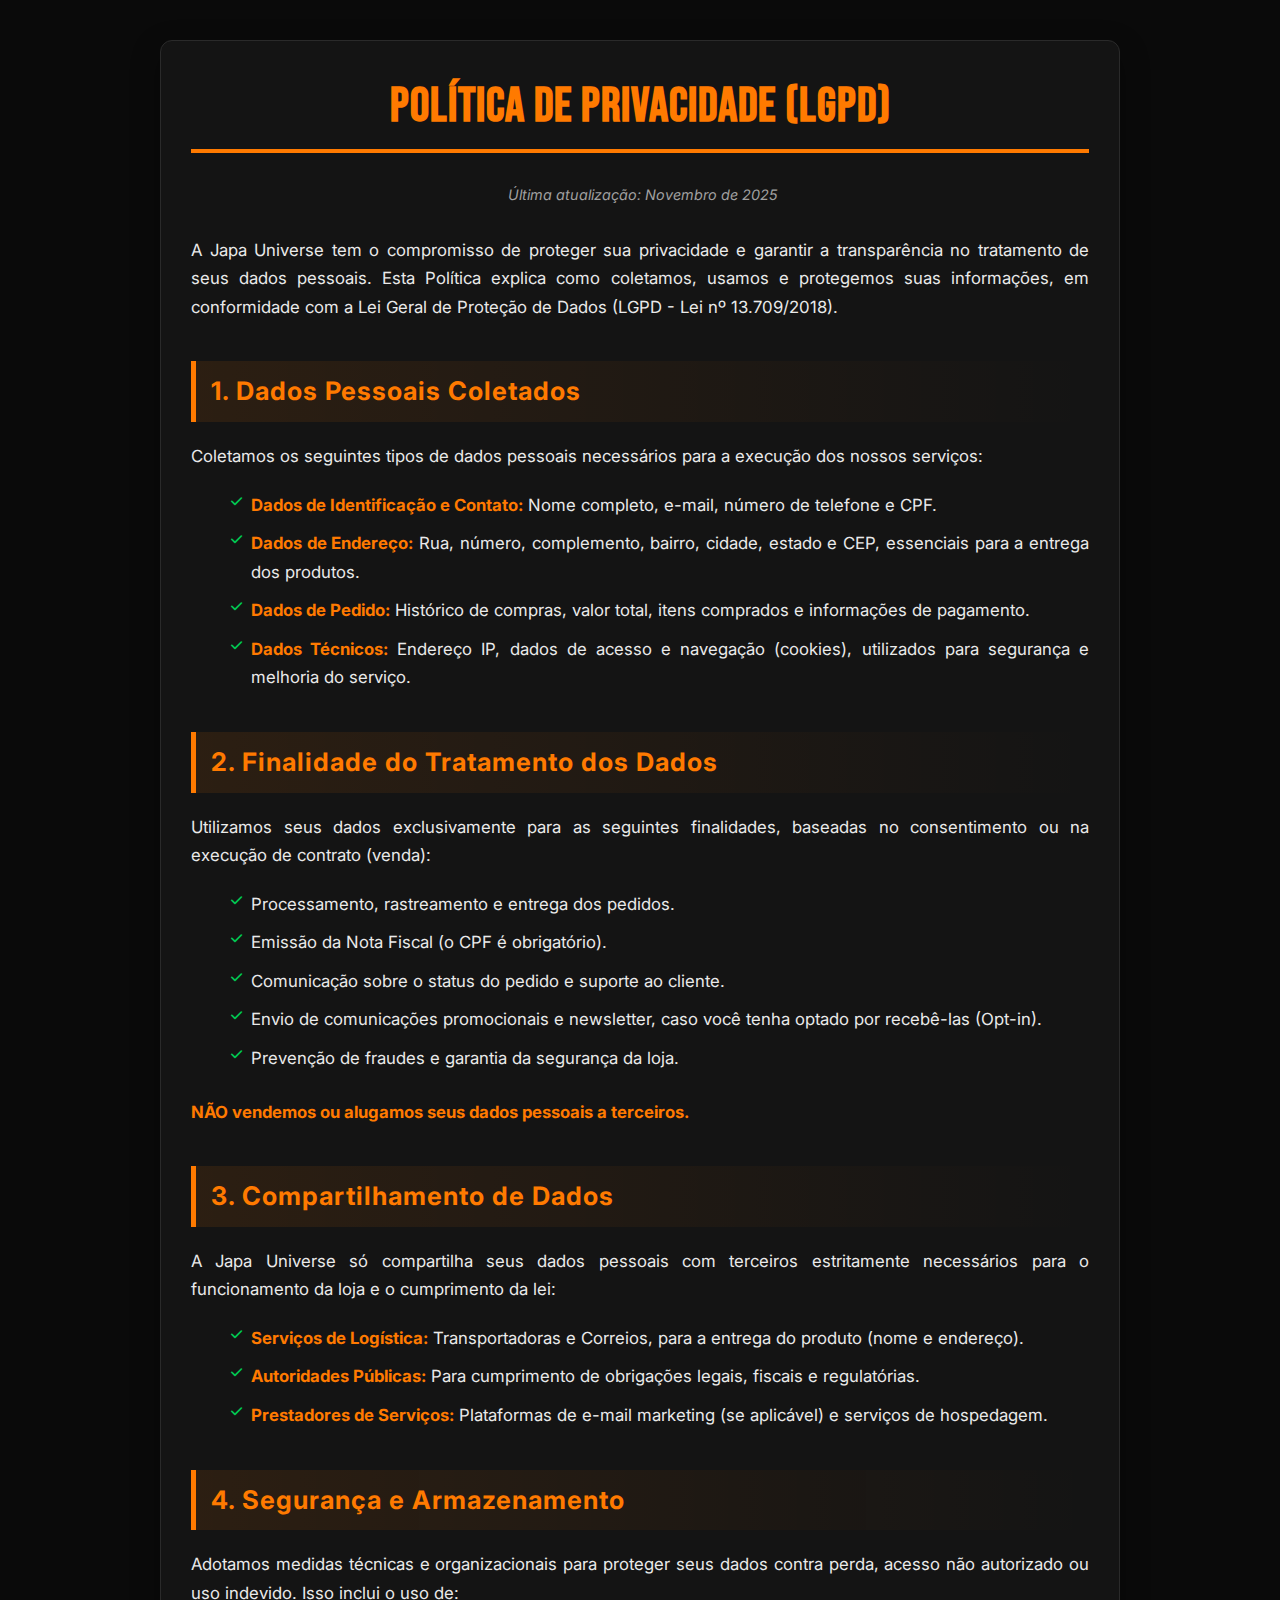
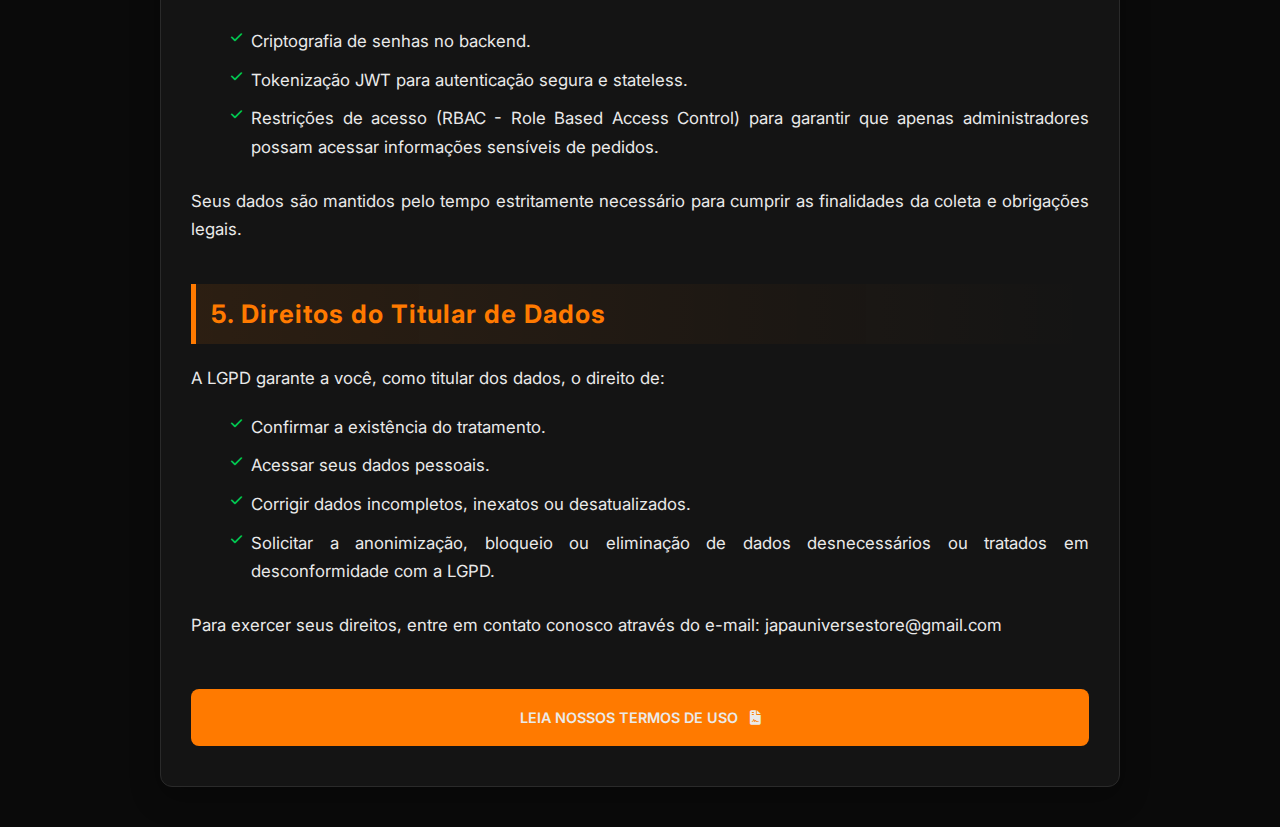
<file: FRONT/legal/HTML/politica-de-privacidade.html>
<!DOCTYPE html>
<html lang="pt-BR">
<head>
    <meta charset="UTF-8">
    <meta name="viewport" content="width=device-width, initial-scale=1.0">
    <title>Política de Privacidade | Japa Universe</title>
    <link rel="stylesheet" href="../../assets/CSS/base.css">
    <link rel="stylesheet" href="https://cdnjs.cloudflare.com/ajax/libs/font-awesome/6.5.2/css/all.min.css">
    <link rel="stylesheet" href="../CSS/legal.css">
    <link href="https://fonts.googleapis.com/css2?family=Bebas+Neue&family=Inter:wght@300;400;500;600;700&display=swap" rel="stylesheet">
</head>
<body>

    <div class="legal-container">
        <h1>Política de Privacidade (LGPD)</h1>
        <span class="date">Última atualização: Novembro de 2025</span>

        <p>A Japa Universe tem o compromisso de proteger sua privacidade e garantir a transparência no tratamento de seus dados pessoais. Esta Política explica como coletamos, usamos e protegemos suas informações, em conformidade com a Lei Geral de Proteção de Dados (LGPD - Lei nº 13.709/2018).</p>

        <h2>1. Dados Pessoais Coletados</h2>
        <p>Coletamos os seguintes tipos de dados pessoais necessários para a execução dos nossos serviços:</p>
        <ul>
            <li><strong>Dados de Identificação e Contato:</strong> Nome completo, e-mail, número de telefone e CPF.</li>
            <li><strong>Dados de Endereço:</strong> Rua, número, complemento, bairro, cidade, estado e CEP, essenciais para a entrega dos produtos.</li>
            <li><strong>Dados de Pedido:</strong> Histórico de compras, valor total, itens comprados e informações de pagamento.</li>
            <li><strong>Dados Técnicos:</strong> Endereço IP, dados de acesso e navegação (cookies), utilizados para segurança e melhoria do serviço.</li>
        </ul>

        <h2>2. Finalidade do Tratamento dos Dados</h2>
        <p>Utilizamos seus dados exclusivamente para as seguintes finalidades, baseadas no consentimento ou na execução de contrato (venda):</p>
        <ul>
            <li>Processamento, rastreamento e entrega dos pedidos.</li>
            <li>Emissão da Nota Fiscal (o CPF é obrigatório).</li>
            <li>Comunicação sobre o status do pedido e suporte ao cliente.</li>
            <li>Envio de comunicações promocionais e newsletter, caso você tenha optado por recebê-las (Opt-in).</li>
            <li>Prevenção de fraudes e garantia da segurança da loja.</li>
        </ul>
        <p><strong>NÃO vendemos ou alugamos seus dados pessoais a terceiros.</strong></p>

        <h2>3. Compartilhamento de Dados</h2>
        <p>A Japa Universe só compartilha seus dados pessoais com terceiros estritamente necessários para o funcionamento da loja e o cumprimento da lei:</p>
        <ul>
            <li><strong>Serviços de Logística:</strong> Transportadoras e Correios, para a entrega do produto (nome e endereço).</li>
            <li><strong>Autoridades Públicas:</strong> Para cumprimento de obrigações legais, fiscais e regulatórias.</li>
            <li><strong>Prestadores de Serviços:</strong> Plataformas de e-mail marketing (se aplicável) e serviços de hospedagem.</li>
        </ul>

        <h2>4. Segurança e Armazenamento</h2>
        <p>Adotamos medidas técnicas e organizacionais para proteger seus dados contra perda, acesso não autorizado ou uso indevido. Isso inclui o uso de:</p>
        <ul>
            <li>Criptografia de senhas no backend.</li>
            <li>Tokenização JWT para autenticação segura e stateless.</li>
            <li>Restrições de acesso (RBAC - Role Based Access Control) para garantir que apenas administradores possam acessar informações sensíveis de pedidos.</li>
        </ul>
        <p>Seus dados são mantidos pelo tempo estritamente necessário para cumprir as finalidades da coleta e obrigações legais.</p>

        <h2>5. Direitos do Titular de Dados</h2>
        <p>A LGPD garante a você, como titular dos dados, o direito de:</p>
        <ul>
            <li>Confirmar a existência do tratamento.</li>
            <li>Acessar seus dados pessoais.</li>
            <li>Corrigir dados incompletos, inexatos ou desatualizados.</li>
            <li>Solicitar a anonimização, bloqueio ou eliminação de dados desnecessários ou tratados em desconformidade com a LGPD.</li>
        </ul>
        <p>Para exercer seus direitos, entre em contato conosco através do e-mail: japauniversestore@gmail.com</p>

        <a href="termos-de-uso.html" class="nav-link">Leia nossos Termos de Uso <i class="fas fa-file-contract"></i></a>
    </div>

</body>
</html>
</file>
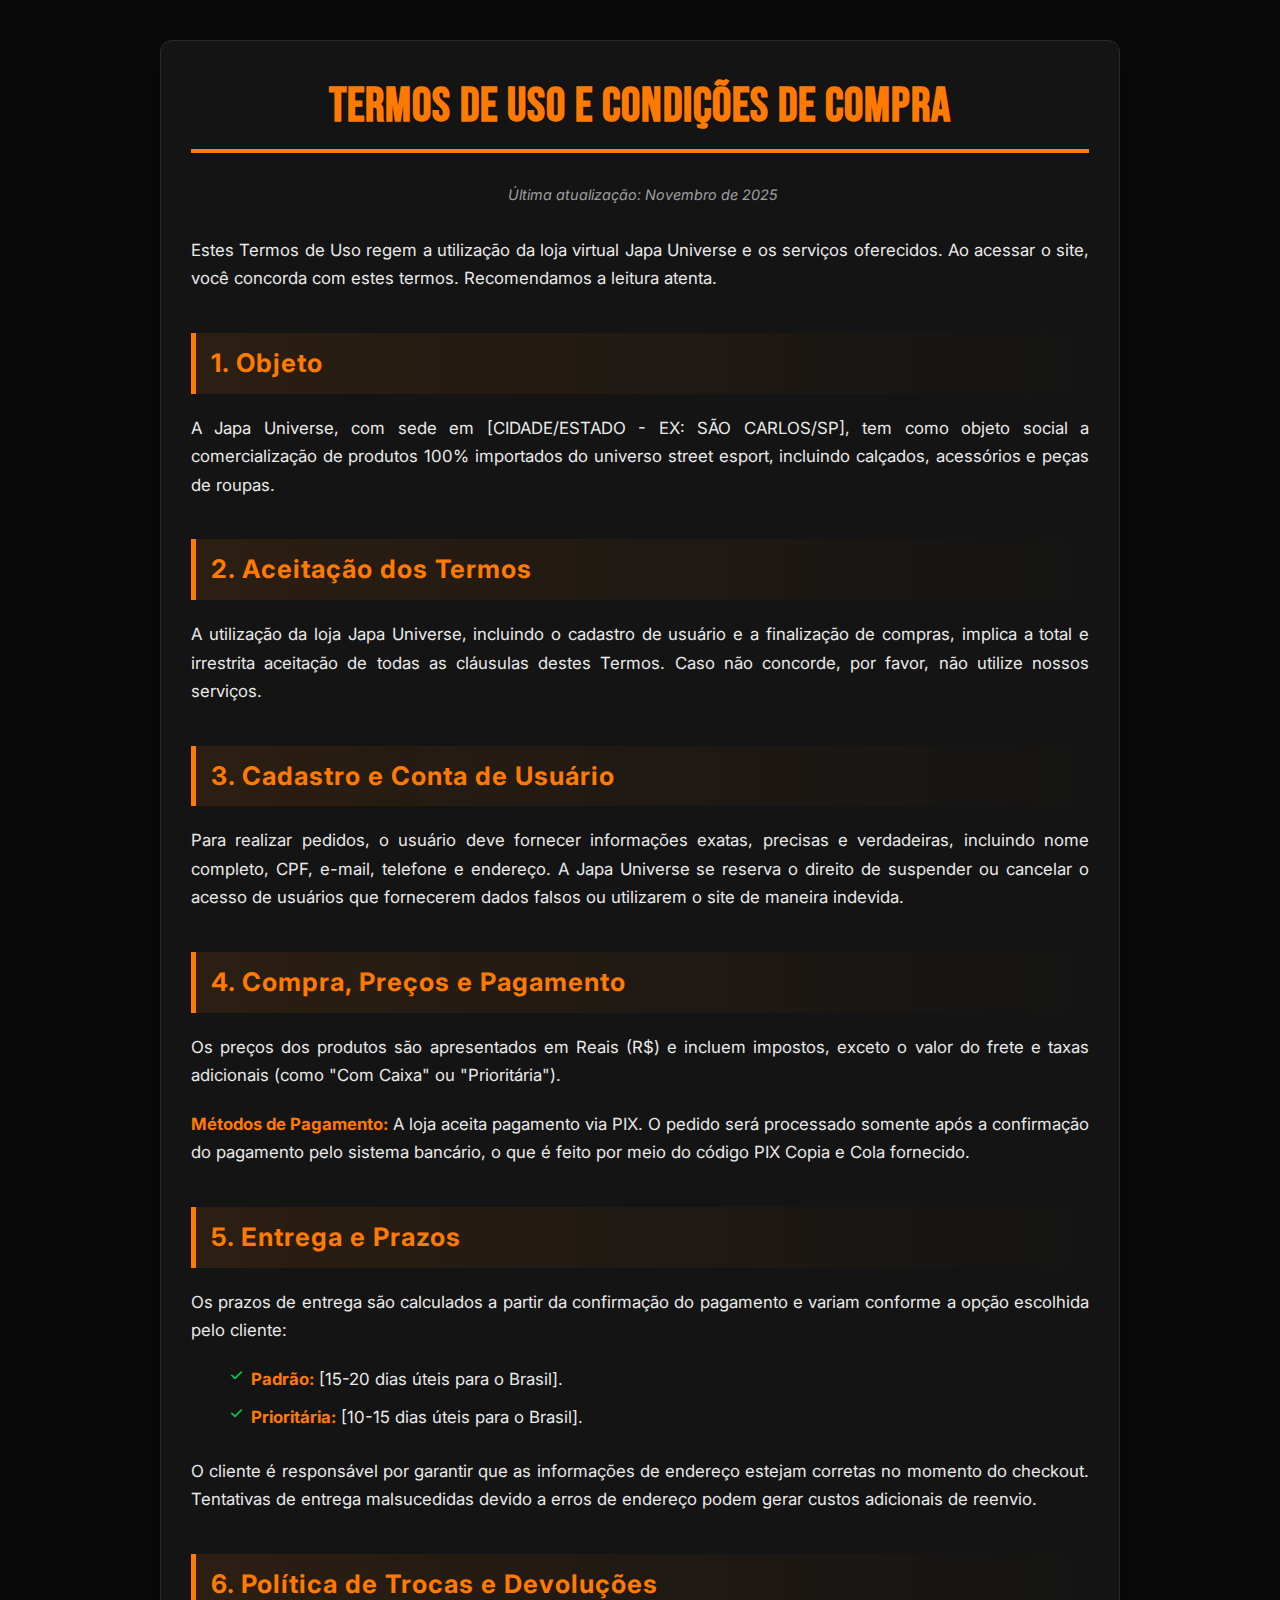
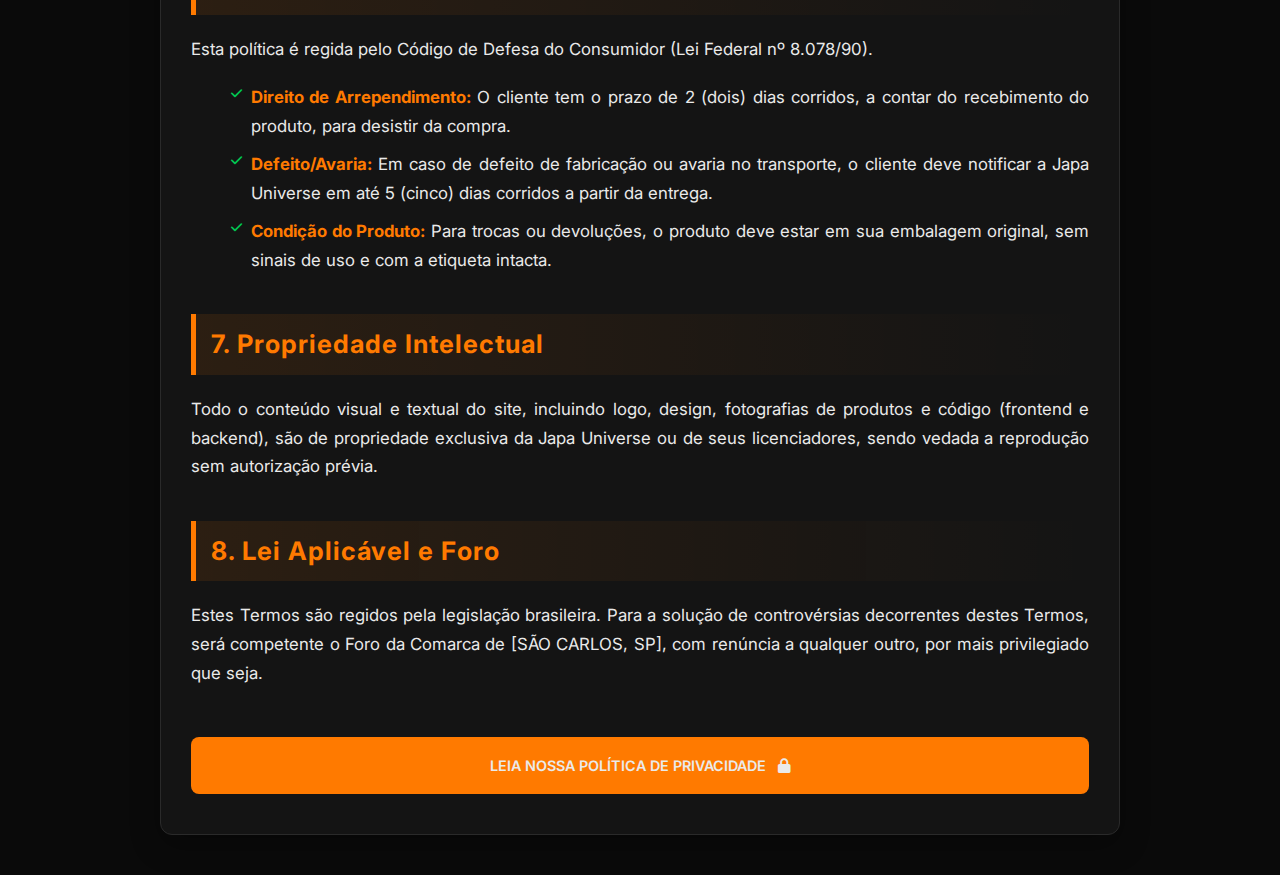
<file: FRONT/legal/HTML/termos-de-uso.html>
<!DOCTYPE html>
<html lang="pt-BR">
<head>
    <meta charset="UTF-8">
    <meta name="viewport" content="width=device-width, initial-scale=1.0">
    <title>Termos de Uso | Japa Universe</title>
    <link rel="stylesheet" href="../../assets/CSS/base.css">
    <link rel="stylesheet" href="https://cdnjs.cloudflare.com/ajax/libs/font-awesome/6.5.2/css/all.min.css">
    <link rel="stylesheet" href="../CSS/legal.css">
    <link href="https://fonts.googleapis.com/css2?family=Bebas+Neue&family=Inter:wght@300;400;500;600;700&display=swap" rel="stylesheet">
</head>
<body>

    <div class="legal-container">
        <h1>Termos de Uso e Condições de Compra</h1>
        <span class="date">Última atualização: Novembro de 2025</span>

        <p>Estes Termos de Uso regem a utilização da loja virtual Japa Universe e os serviços oferecidos. Ao acessar o site, você concorda com estes termos. Recomendamos a leitura atenta.</p>

        <h2>1. Objeto</h2>
        <p>A Japa Universe, com sede em [CIDADE/ESTADO - EX: SÃO CARLOS/SP], tem como objeto social a comercialização de produtos 100% importados do universo street esport, incluindo calçados, acessórios e peças de roupas.</p>

        <h2>2. Aceitação dos Termos</h2>
        <p>A utilização da loja Japa Universe, incluindo o cadastro de usuário e a finalização de compras, implica a total e irrestrita aceitação de todas as cláusulas destes Termos. Caso não concorde, por favor, não utilize nossos serviços.</p>

        <h2>3. Cadastro e Conta de Usuário</h2>
        <p>Para realizar pedidos, o usuário deve fornecer informações exatas, precisas e verdadeiras, incluindo nome completo, CPF, e-mail, telefone e endereço. A Japa Universe se reserva o direito de suspender ou cancelar o acesso de usuários que fornecerem dados falsos ou utilizarem o site de maneira indevida.</p>

        <h2>4. Compra, Preços e Pagamento</h2>
        <p>Os preços dos produtos são apresentados em Reais (R$) e incluem impostos, exceto o valor do frete e taxas adicionais (como "Com Caixa" ou "Prioritária").</p>
        
        <p><strong>Métodos de Pagamento:</strong> A loja aceita pagamento via PIX. O pedido será processado somente após a confirmação do pagamento pelo sistema bancário, o que é feito por meio do código PIX Copia e Cola fornecido.</p>

        <h2>5. Entrega e Prazos</h2>
        <p>Os prazos de entrega são calculados a partir da confirmação do pagamento e variam conforme a opção escolhida pelo cliente:</p>
        <ul>
            <li><strong>Padrão:</strong> [15-20 dias úteis para o Brasil].</li>
            <li><strong>Prioritária:</strong> [10-15 dias úteis para o Brasil].</li>
        </ul>
        <p>O cliente é responsável por garantir que as informações de endereço estejam corretas no momento do checkout. Tentativas de entrega malsucedidas devido a erros de endereço podem gerar custos adicionais de reenvio.</p>

        <h2>6. Política de Trocas e Devoluções</h2>
        <p>Esta política é regida pelo Código de Defesa do Consumidor (Lei Federal nº 8.078/90).</p>
        <ul>
            <li><strong>Direito de Arrependimento:</strong> O cliente tem o prazo de 2 (dois) dias corridos, a contar do recebimento do produto, para desistir da compra.</li>
            <li><strong>Defeito/Avaria:</strong> Em caso de defeito de fabricação ou avaria no transporte, o cliente deve notificar a Japa Universe em até 5 (cinco) dias corridos a partir da entrega.</li>
            <li><strong>Condição do Produto:</strong> Para trocas ou devoluções, o produto deve estar em sua embalagem original, sem sinais de uso e com a etiqueta intacta.</li>
        </ul>

        <h2>7. Propriedade Intelectual</h2>
        <p>Todo o conteúdo visual e textual do site, incluindo logo, design, fotografias de produtos e código (frontend e backend), são de propriedade exclusiva da Japa Universe ou de seus licenciadores, sendo vedada a reprodução sem autorização prévia.</p>

        <h2>8. Lei Aplicável e Foro</h2>
        <p>Estes Termos são regidos pela legislação brasileira. Para a solução de controvérsias decorrentes destes Termos, será competente o Foro da Comarca de [SÃO CARLOS, SP], com renúncia a qualquer outro, por mais privilegiado que seja.</p>

        <a href="politica-de-privacidade.html" class="nav-link">Leia nossa Política de Privacidade <i class="fas fa-lock"></i></a>
    </div>

</body>
</html>
</file>
<file: FRONT/assets/CSS/base.css>
/* ===================================================================
    ARQUIVO DE ESTILO BASE - TN DO JAPA (MODIFICADO)
   =================================================================== */

/* ===== HYPE-TECH FUSION DESIGN SYSTEM ===== */
:root {
  /* Colors */
  --primary: #ff7a00;
  --primary-light: #ff8c21;
  --background: #0a0a0a;
  --surface: #141414;
  --text-primary: #eaeaea;
  --text-secondary: #a0a0a0;
  --border-color: #2a2a2a;

  /* Typography */
  --font-display: "Bebas Neue", cursive;
  --font-body: "Inter", sans-serif;
  --font-mono: "Roboto Mono", monospace;

  /* Spacing */
  --space-xs: 0.5rem;
  --space-sm: 1rem;
  --space-md: 1.5rem;
  --space-lg: 2.5rem;
  --space-xl: 4rem;
  --space-xxl: 6rem;

  /* Shadows */
  --shadow-glow: 0 0 40px -10px var(--primary);

  /* Transitions */
  --transition-fast: 0.2s cubic-bezier(0.25, 0.46, 0.45, 0.94);
  --transition-normal: 0.4s cubic-bezier(0.25, 0.46, 0.45, 0.94);
  --transition-slow: 0.7s cubic-bezier(0.25, 0.46, 0.45, 0.94);

  /* Header Height */
  --header-height: 80px;
}

/* ===== BASE & RESET ===== */
* {
  margin: 0;
  padding: 0;
  box-sizing: border-box;
}

html, body {
  width: 100%;
  overflow-x: hidden;
  position: relative;
}

html {
  scroll-behavior: smooth;
}

body {
  font-family: var(--font-body);
  color: var(--text-primary);
  background-color: var(--background);
  line-height: 1.6;
  -webkit-font-smoothing: antialiased;
  overflow-x: hidden;
  width: 100%;
  position: relative;
}

/* --- ATUALIZAÇÃO DEFINITIVA PARA TRAVAR O SCROLL --- */
html.nav-open {
    overflow: hidden;
}
body.nav-open {
    position: fixed;
    overflow: hidden;
    width: 100%;
    /* A propriedade 'top' será adicionada via JS */
}

h1,
h2,
h3,
h4 {
  font-family: var(--font-display);
  line-height: 1.1;
  letter-spacing: 1px;
}

a {
  text-decoration: none;
  color: inherit;
}

img {
  max-width: 100%;
  height: auto;
  display: block;
}

ul {
  list-style: none;
}

button {
  cursor: pointer;
  border: none;
  background: none;
  font-family: inherit;
}

.container {
  /* MUDANÇA 1: Aumenta a largura máxima para 1600px */
  max-width: 1600px;
  margin: 0 auto;
  /* MUDANÇA 2: Aumenta o padding lateral no desktop (uso de var(--space-lg) ou um valor fixo como 2.5rem) */
  padding: 0 var(--space-lg); 
  width: 100%;
}

.section-padding {
  padding: var(--space-xxl) 0;
}

/* ===== GLOBAL COMPONENTS ===== */
.btn {
  display: inline-flex;
  align-items: center;
  gap: var(--space-xs);
  padding: 0.9rem var(--space-md);
  font-weight: 600;
  text-transform: uppercase;
  letter-spacing: 1px;
  border-radius: 4px;
  transition: var(--transition-fast);
  position: relative;
  overflow: hidden;
}

.btn-primary {
  background-color: var(--primary);
  color: #fff;
}

.btn-primary:hover {
  background-color: var(--primary-light);
  transform: translateY(-3px);
  box-shadow: var(--shadow-glow);
}

.btn-outline {
  border: 2px solid var(--border-color);
  color: var(--text-primary);
}

.btn-outline:hover {
  border-color: var(--primary);
  color: var(--primary);
}

.btn-secondary {
  background-color: transparent;
  color: var(--text-secondary);
  border: 1px solid var(--border-color);
}

.btn-secondary:hover {
  background-color: var(--border-color);
  color: var(--text-primary);
}

.section-title {
  font-size: 3rem;
  color: rgba(255, 255, 255, 0.851);
}

.tag {
  font-family: var(--font-mono);
  color: var(--primary);
  text-transform: uppercase;
  font-size: 0.9rem;
  margin-bottom: var(--space-sm);
  display: inline-block;
}

/* ===== LOADING OVERLAY ===== */
.loading-overlay {
  position: fixed;
  top: 0;
  left: 0;
  width: 100%;
  height: 100%;
  background-color: #121212;
  z-index: 1000;
  display: flex;
  justify-content: center;
  align-items: center;
  transition: opacity 0.5s ease-out;
}

.loader-logo {
  font-family: "Bebas Neue", sans-serif;
  font-size: 3rem;
  color: #fff;
  letter-spacing: 0.1em;
  opacity: 0;
  animation: fadeIn 0.8s ease-in-out forwards 0.5s,
    pulse 1.5s infinite alternate;
}

.loader-logo span {
  color: var(--primary);
}

@keyframes fadeIn {
  from {
    opacity: 0;
  }
  to {
    opacity: 1;
  }
}

@keyframes pulse {
  from {
    transform: scale(1);
  }
  to {
    transform: scale(1.05);
  }
}

/* ===== HEADER ===== */
.main-header {
  position: fixed;
  top: 0;
  left: 0;
  width: 100%;
  height: var(--header-height);
  z-index: 1000;
  background-color: transparent;
  transition: background-color var(--transition-normal),
    backdrop-filter var(--transition-normal);
}

.main-header.scrolled {
  background-color: rgba(10, 10, 10, 0.7);
  backdrop-filter: blur(10px);
  border-bottom: 1px solid var(--border-color);
}

.main-header .container {
  display: flex;
  justify-content: space-between;
  align-items: center;
  height: 100%;
  width: 100%;
  max-width: 1600px; /* Alinha com o container principal */
  margin: 0 auto;
  padding: 0 var(--space-md);
}

.logo {
  font-family: var(--font-display);
  font-size: 2.2rem;
  color: var(--primary);
  z-index: 1001;
}

.logo span {
  color: var(--text-primary);
}

.desktop-nav {
    display: none;
}

@media (min-width: 769px) {
    .desktop-nav {
        display: flex;
        align-items: center;
    }
    /* MUDANÇA 3: Restaura o padding para o desktop */
    .container {
        padding: 0 var(--space-lg);
    }
}

@media (max-width: 768px) {
    /* MODIFICAÇÃO CRÍTICA PARA RESPONSIVIDADE: REDUZ O PADDING DE 1.5rem PARA 1rem */
    .container {
        padding: 0 1rem;
    }
}

.nav-list {
  display: flex;
  gap: 2.5rem;
}

.nav-link {
  position: relative;
  font-weight: 600;
  text-transform: uppercase;
  font-size: 0.9rem;
  transition: color var(--transition-fast);
}

.nav-link:hover,
.nav-link.active {
  color: var(--primary);
}

.nav-link::after {
  content: "";
  position: absolute;
  bottom: -5px;
  left: 50%;
  transform: translateX(-50%);
  width: 0;
  height: 2px;
  background-color: var(--primary);
  transition: width var(--transition-normal);
}

.nav-link:hover::after,
.nav-link.active::after {
  width: 100%;
}

.header-actions {
  display: flex;
  align-items: center;
  gap: 1rem;
}

.cart-btn {
  position: relative;
  color: var(--text-primary);
  font-size: 1.5rem;
  transition: color var(--transition-fast);
}

.cart-btn:hover {
  color: var(--primary);
}

.cart-count {
  position: absolute;
  top: -5px;
  right: -10px;
  background-color: var(--primary);
  color: #fff;
  width: 20px;
  height: 20px;
  border-radius: 50%;
  font-size: 0.75rem;
  font-weight: 700;
  display: flex;
  justify-content: center;
  align-items: center;
  border: 2px solid var(--background);
  transition: transform var(--transition-fast);
}

.cart-count.updated {
  transform: scale(1.3);
}

.nav-icon-btn {
  background: none;
  border: none;
  color: var(--text-primary);
  font-size: 1.3rem;
  cursor: pointer;
  transition: color 0.2s ease, transform 0.2s ease;
  padding: 0 0.5rem;
}

.nav-icon-btn:hover {
  color: var(--primary);
  transform: scale(1.1);
}

/* ===== FOOTER ===== */
.main-footer {
  background-color: var(--surface);
  padding-top: var(--space-xl);
  padding-bottom: var(--space-md);
  border-top: 1px solid var(--border-color);
  width: 100%;
  overflow: hidden;
}

.footer-grid {
  display: grid;
  grid-template-columns: 2fr 1fr 1fr 1fr;
  gap: var(--space-xl);
  margin-bottom: var(--space-xl);
  width: 100%;
}

.footer-branding {
    display: flex;
    flex-direction: column;
    gap: var(--space-md);
}

.footer-logo {
  font-size: 2rem;
  margin-bottom: 0.5rem;
}

.footer-title {
  font-family: var(--font-body);
  font-weight: 700;
  text-transform: uppercase;
  font-size: 1rem;
  margin-bottom: var(--space-md);
  color: var(--text-primary);
  border-left: 3px solid var(--primary);
  padding-left: 10px;
}

.footer-col ul li {
  margin-bottom: var(--space-sm);
}

.footer-col ul a {
  color: var(--text-secondary);
  transition: color var(--transition-fast);
}

.footer-col ul a:hover {
  color: var(--primary);
}

.footer-bottom {
  display: flex;
  justify-content: space-between;
  align-items: center;
  padding-top: var(--space-md);
  border-top: 1px solid var(--border-color);
  font-size: 0.9rem;
  color: var(--text-secondary);
  width: 100%;
}

.footer-branding .footer-socials {
    display: flex;
    gap: var(--space-md);
    margin-top: 0.5rem;
}

.footer-socials a {
  color: var(--text-secondary);
  font-size: 1.2rem;
  transition: color var(--transition-fast);
}

.footer-socials a:hover {
  color: var(--primary);
}

@media (max-width: 768px) {
    .footer-grid {
        grid-template-columns: 1fr 1fr;
        gap: var(--space-lg);
    }
    
    .footer-col:nth-child(1) {
        grid-column: 1 / -1;
        text-align: center;
        border-bottom: 1px solid var(--border-color);
        padding-bottom: var(--space-lg);
        margin-bottom: 0;
        gap: var(--space-xs);
    }

    .footer-logo {
        font-size: 2.5rem;
        margin-bottom: 0;
    }

    .footer-branding .footer-socials {
        justify-content: center;
        margin-top: var(--space-sm);
    }

    .footer-title {
        border-left: none;
        padding-left: 0;
        text-align: center;
    }

    .footer-col ul {
        text-align: center;
    }

    .footer-bottom {
        flex-direction: column;
        gap: var(--space-sm);
        text-align: center;
    }

    .footer-bottom .footer-socials {
        display: none;
    }
}

/* ===== CART MODAL ===== */
.cart-modal {
  position: fixed;
  top: 0;
  left: 0;
  width: 100%;
  height: 100%;
  z-index: 2000;
  opacity: 0;
  visibility: hidden;
  transition: opacity var(--transition-normal),
    visibility var(--transition-normal);
}

.cart-modal.active {
  opacity: 1;
  visibility: visible;
}

.modal-overlay {
  position: absolute;
  width: 100%;
  height: 100%;
  background-color: rgba(0, 0, 0, 0.6);
}

.modal-content {
  position: absolute;
  top: 0;
  right: 0;
  width: 100%;
  max-width: 480px;
  height: 100%;
  background-color: var(--background);
  display: flex;
  flex-direction: column;
  transform: translateX(100%);
  transition: transform var(--transition-slow);
}

.cart-modal.active .modal-content {
  transform: translateX(0);
}

.modal-header {
  padding: var(--space-md);
  display: flex;
  justify-content: space-between;
  align-items: center;
  border-bottom: 1px solid var(--border-color);
}

.modal-header h3 {
  font-size: 1.2rem;
  letter-spacing: 1px;
}

.close-modal {
  font-size: 2rem;
  color: var(--text-secondary);
  transition: transform var(--transition-fast), color var(--transition-fast);
}

.close-modal:hover {
  color: var(--primary);
  transform: rotate(90deg);
}

.modal-body {
  flex: 1;
  overflow-y: auto;
  padding: var(--space-md);
}

.hidden {
  opacity: 0;
  filter: blur(5px);
  transform: translateY(30px);
}

.main-nav {
  position: fixed;
  top: 0;
  left: 0;
  width: 85%;
  max-width: 320px;
  height: 100%;
  background: linear-gradient(160deg, var(--surface) 0%, #1a1a1a 100%);
  display: flex;
  flex-direction: column;
  justify-content: flex-start;
  transform: translateX(-100%);
  transition: transform 0.5s cubic-bezier(0.25, 0.46, 0.45, 0.94);
  z-index: 1099;
  box-shadow: 10px 0 50px rgba(0, 0, 0, 0.8);
  border-right: 1px solid rgba(255, 122, 0, 0.2);
}

.nav-header {
  padding: var(--space-lg);
  padding-top: calc(var(--header-height) + 1.5rem);
  border-bottom: 1px solid rgba(255, 122, 0, 0.3);
  background: linear-gradient(135deg, rgba(255, 122, 0, 0.1) 0%, transparent 100%);
  position: relative;
  backdrop-filter: blur(10px);
}

.nav-header::before {
  content: '';
  position: absolute;
  bottom: -1px;
  left: 0;
  right: 0;
  height: 1px;
  background: linear-gradient(90deg, 
    transparent 0%, 
    var(--primary) 50%, 
    transparent 100%);
}

.nav-title {
  font-family: var(--font-display);
  font-size: 1.5rem;
  color: var(--primary);
  text-transform: uppercase;
  letter-spacing: 4px;
  font-weight: 400;
  text-shadow: 0 0 20px rgba(255, 122, 0, 0.3);
}

.main-nav .nav-list {
  flex-direction: column;
  align-items: flex-start;
  gap: 0;
  width: 100%;
  text-align: left;
  padding: var(--space-md);
  flex: 1;
  overflow-y: auto;
}

.main-nav .nav-list > li:not(.nav-separator):not(.nav-item-account) {
  width: 100%;
  margin-bottom: 4px;
}

.main-nav .nav-link {
  font-size: 1.15rem;
  font-family: var(--font-body);
  font-weight: 500;
  padding: 1.3rem 1.2rem;
  border-radius: 12px;
  transition: all 0.4s cubic-bezier(0.4, 0, 0.2, 1);
  color: var(--text-primary);
  display: flex;
  align-items: center;
  gap: 1.2rem;
  width: 100%;
  position: relative;
  overflow: hidden;
  background: transparent;
  border: 1px solid transparent;
}

.main-nav .nav-link::before {
  content: '';
  position: absolute;
  top: 0;
  left: -100%;
  width: 100%;
  height: 100%;
  background: linear-gradient(90deg, 
    transparent, 
    rgba(255, 122, 0, 0.15), 
    transparent);
  transition: left 0.6s ease;
}

.main-nav .nav-link:hover::before {
  left: 100%;
}

.main-nav .nav-link i {
  font-size: 1.3rem;
  width: 28px;
  text-align: center;
  color: var(--primary);
  transition: all 0.3s ease;
  filter: drop-shadow(0 0 8px rgba(255, 122, 0, 0.3));
}

.main-nav .nav-link:hover {
  background: linear-gradient(135deg, 
    rgba(255, 122, 0, 0.1) 0%, 
    rgba(255, 122, 0, 0.05) 50%, 
    transparent 100%);
  color: var(--primary);
  transform: translateX(12px);
  border: 1px solid rgba(255, 122, 0, 0.2);
  box-shadow: 0 5px 20px rgba(255, 122, 0, 0.15);
}

.main-nav .nav-link:hover i {
  transform: scale(1.3);
  filter: drop-shadow(0 0 12px rgba(255, 122, 0, 0.5));
}

.nav-separator {
  width: calc(100% - 2rem);
  height: 2px;
  background: linear-gradient(90deg, 
    transparent 0%, 
    var(--primary) 30%, 
    var(--primary) 70%, 
    transparent 100%);
  margin: var(--space-xl) auto;
  list-style: none;
  opacity: 0.4;
  border-radius: 2px;
}

.nav-item-account {
  width: 100%;
  margin-bottom: 8px;
}

.nav-item-account .nav-link {
  font-size: 1.05rem;
  padding: 1.1rem 1.2rem;
  color: var(--text-secondary);
  background: rgba(255, 255, 255, 0.02);
  border: 1px solid rgba(255, 255, 255, 0.05);
}

.nav-item-account .nav-link i {
  color: var(--text-secondary);
  filter: none;
}

.nav-item-account .nav-link:hover {
  color: var(--primary);
  background: linear-gradient(135deg, 
    rgba(255, 122, 0, 0.12) 0%, 
    rgba(255, 122, 0, 0.06) 100%);
  border: 1px solid rgba(255, 122, 0, 0.3);
}

.nav-item-account .nav-link:hover i {
  color: var(--primary);
  filter: drop-shadow(0 0 8px rgba(255, 122, 0, 0.4));
}

.nav-link-logout {
  width: 100%;
  border: none;
  justify-content: flex-start;
  font-size: 1.05rem;
  font-family: var(--font-body);
  font-weight: 500;
  padding: 1.1rem 1.2rem;
  border-radius: 12px;
  transition: all 0.4s cubic-bezier(0.4, 0, 0.2, 1);
  color: #ff6b6b;
  display: flex;
  align-items: center;
  gap: 1.2rem;
  background: rgba(255, 107, 107, 0.05);
  border: 1px solid rgba(255, 107, 107, 0.1);
  cursor: pointer;
  margin-top: var(--space-md);
  position: relative;
  overflow: hidden;
}

.nav-link-logout::before {
  content: '';
  position: absolute;
  top: 0;
  left: -100%;
  width: 100%;
  height: 100%;
  background: linear-gradient(90deg, 
    transparent, 
    rgba(255, 107, 107, 0.15), 
    transparent);
  transition: left 0.6s ease;
}

.nav-link-logout:hover::before {
  left: 100%;
}

.nav-link-logout i {
  font-size: 1.2rem;
  width: 28px;
  text-align: center;
  color: #ff6b6b;
  transition: all 0.3s ease;
}

.nav-link-logout:hover {
  background: linear-gradient(135deg, 
    rgba(255, 107, 107, 0.15) 0%, 
    rgba(255, 107, 107, 0.08) 100%);
  color: #ff5252;
  transform: translateX(12px);
  border: 1px solid rgba(255, 107, 107, 0.3);
  box-shadow: 0 5px 20px rgba(255, 107, 107, 0.2);
}

.nav-link-logout:hover i {
  transform: scale(1.3);
  color: #ff5252;
}

.nav-login-btn {
  width: calc(100% - 2rem);
  justify-content: center;
  margin: var(--space-xl) auto 0;
  padding: 1.4rem;
  font-size: 1.15rem;
  font-weight: 600;
  border: 2px solid var(--primary);
  background: linear-gradient(135deg, 
    rgba(255, 122, 0, 0.1) 0%, 
    transparent 100%);
  color: var(--primary);
  transition: all 0.4s cubic-bezier(0.4, 0, 0.2, 1);
  position: relative;
  overflow: hidden;
  border-radius: 12px;
  text-transform: uppercase;
  letter-spacing: 1px;
}

.nav-login-btn::before {
  content: '';
  position: absolute;
  top: 0;
  left: -100%;
  width: 100%;
  height: 100%;
  background: linear-gradient(90deg, 
    transparent, 
    rgba(255, 122, 0, 0.3), 
    transparent);
  transition: left 0.7s ease;
}

.nav-login-btn:hover {
  background: linear-gradient(135deg, 
    var(--primary) 0%, 
    var(--primary-light) 100%);
  color: #fff;
  transform: translateY(-3px);
  box-shadow: 0 10px 30px rgba(255, 122, 0, 0.4);
  border-color: transparent;
}

.nav-login-btn:hover::before {
  left: 100%;
}

body.nav-open::before {
  content: '';
  position: fixed;
  inset: 0;
  background: rgba(0, 0, 0, 0.9);
  backdrop-filter: blur(12px);
  z-index: 998;
  transition: all 0.4s ease-in-out;
}

.main-nav .nav-list::-webkit-scrollbar {
  width: 6px;
}

.main-nav .nav-list::-webkit-scrollbar-track {
  background: rgba(255, 255, 255, 0.02);
  border-radius: 3px;
}

.main-nav .nav-list::-webkit-scrollbar-thumb {
  background: linear-gradient(135deg, var(--primary) 0%, var(--primary-light) 100%);
  border-radius: 3px;
}

.main-nav .nav-list::-webkit-scrollbar-thumb:hover {
  background: linear-gradient(135deg, var(--primary-light) 0%, #ff9d45 100%);
}

.mobile-nav-toggle {
  display: none;
  z-index: 1100;
  border: none;
  background: rgba(255, 255, 255, 0.05);
  padding: 0.7rem;
  width: 48px;
  height: 48px;
  border-radius: 10px;
  transition: all 0.3s cubic-bezier(0.4, 0, 0.2, 1);
  backdrop-filter: blur(10px);
  border: 1px solid rgba(255, 255, 255, 0.1);
}

.mobile-nav-toggle:hover {
  background: rgba(255, 122, 0, 0.1);
  border-color: rgba(255, 122, 0, 0.3);
  transform: scale(1.05);
}

.hamburger-icon {
  position: relative;
  width: 24px;
  height: 2px;
  background-color: var(--text-primary);
  transition: all 0.4s cubic-bezier(0.4, 0, 0.2, 1);
  border-radius: 2px;
}

.hamburger-icon::before,
.hamburger-icon::after {
  content: "";
  position: absolute;
  left: 0;
  width: 24px;
  height: 2px;
  background-color: var(--text-primary);
  transition: all 0.4s cubic-bezier(0.4, 0, 0.2, 1);
  border-radius: 2px;
}

.hamburger-icon::before {
  top: -8px;
}

.hamburger-icon::after {
  top: 8px;
}

body.nav-open .mobile-nav-toggle {
  background: rgba(255, 122, 0, 0.15);
  border-color: rgba(255, 122, 0, 0.4);
}

body.nav-open .hamburger-icon {
  background-color: transparent;
}

body.nav-open .hamburger-icon::before {
  transform: rotate(45deg) translate(6px, 7px);
  background-color: var(--primary);
}

body.nav-open .hamburger-icon::after {
  transform: rotate(-45deg) translate(6px, -7px);
  background-color: var(--primary);
}

.cart-item {
  display: grid;
  grid-template-columns: 100px 1fr;
  gap: var(--space-md);
  margin-bottom: var(--space-md);
  align-items: center;
}

.cart-item-image {
  width: 100px;
  height: 100px;
  object-fit: cover;
  border-radius: 8px;
  background-color: #f0f0f0;
}

.cart-item-details {
  display: flex;
  flex-direction: column;
  gap: 0.5rem;
}

.cart-item-details h4 {
  font-family: var(--font-body);
  font-size: 1rem;
  font-weight: 600;
  margin: 0;
}

.cart-item-details .price {
  color: var(--primary);
  font-weight: 700;
}

.cart-item-actions {
  display: flex;
  justify-content: space-between;
  align-items: center;
}

.quantity-control {
  display: flex;
  align-items: center;
  border: 1px solid var(--border-color);
  border-radius: 4px;
}

.quantity-control button {
  width: 30px;
  height: 30px;
  color: var(--text-secondary);
  font-size: 1.2rem;
}

.quantity-control .quantity-input {
  width: 40px;
  height: 30px;
  text-align: center;
  border: none;
  background: transparent;
  color: var(--text-primary);
  font-size: 1rem;
  -moz-appearance: textfield;
}

input[type=number]::-webkit-inner-spin-button,
input[type=number]::-webkit-outer-spin-button {
  -webkit-appearance: none;
  margin: 0;
}

.remove-item-btn {
  color: var(--text-secondary);
  font-size: 0.9rem;
  text-decoration: underline;
}

.remove-item-btn:hover {
  color: #F44336;
}

.empty-cart-message {
  text-align: center;
  padding: var(--space-xl) 0;
  color: var(--text-secondary);
}

.modal-footer {
  padding: var(--space-md);
  border-top: 1px solid var(--border-color);
}

.cart-subtotal {
  display: flex;
  justify-content: space-between;
  font-size: 1.2rem;
  font-weight: 600;
  margin-bottom: var(--space-sm);
}

.shipping-note {
  font-size: 0.8rem;
  color: var(--text-secondary);
  text-align: center;
  margin-bottom: var(--space-md);
}

.checkout-btn {
  width: 100%;
  justify-content: center;
}

.cart-notification {
  position: fixed;
  bottom: 20px;
  left: 50%;
  transform: translateX(-50%) translateY(200%);
  background-color: var(--primary);
  color: #fff;
  padding: 1rem 1.5rem;
  border-radius: 8px;
  box-shadow: 0 5px 15px rgba(0,0,0,0.3);
  z-index: 3000;
  transition: transform 0.5s cubic-bezier(0.175, 0.885, 0.32, 1.275);
}

.cart-notification.show {
  transform: translateX(-50%) translateY(0);
}

@media (max-width: 480px) {
  :root {
    --header-height: 60px;
    --space-md: 1rem;
    --space-lg: 1.5rem;
    --space-xl: 2rem;
    --space-xxl: 3rem;
  }

  /* Redefine o padding do container na media query mais específica */
  .container {
    padding: 0 0.5rem; /* Ajuste para maximizar o espaço */
    width: 100%;
    max-width: 100%;
  }

  .logo {
    font-size: 1.5rem;
  }

  .btn {
    padding: 0.8rem 1.2rem;
    font-size: 0.85rem;
  }

  .main-header .container {
    padding: 0 1rem;
    width: 100%;
  }
}

/* =========== CORREÇÃO DO MENU DROPDOWN =========== */

.user-account-menu {
    position: relative;
    margin-left: 1rem;
}

.user-info {
    cursor: pointer;
    display: flex;
    flex-direction: column;
    align-items: flex-end;
}

.welcome-text {
    font-size: 0.8rem;
    color: var(--text-secondary);
}

.my-account-link {
    font-weight: 600;
    color: var(--text-primary);
    text-decoration: none;
    transition: color var(--transition-fast);
}

.my-account-link:hover {
    color: var(--primary);
}

.account-dropdown {
    /* MUDANÇA 1: Esconde o menu com opacidade e o torna não-clicável */
    opacity: 0;
    visibility: hidden;
    transform: translateY(10px);
    transition: opacity 0.3s ease, transform 0.3s ease, visibility 0.3s;

    position: absolute;
    right: 0;
    top: 100%;
    margin-top: 10px;
    background-color: var(--surface);
    border: 1px solid var(--border-color);
    border-radius: 8px;
    padding: 0.5rem;
    min-width: 180px;
    z-index: 1000;
    box-shadow: 0 10px 30px rgba(0,0,0,0.2);
}

/* MUDANÇA 2: Mostra o menu quando o mouse está sobre QUALQUER parte do .user-account-menu */
.user-account-menu:hover .account-dropdown {
    opacity: 1;
    visibility: visible;
    transform: translateY(0);
}

.account-dropdown a, .logout-button {
    display: block;
    padding: 0.75rem 1rem;
    color: var(--text-secondary);
    text-decoration: none;
    background: none;
    border: none;
    width: 100%;
    text-align: left;
    cursor: pointer;
    transition: background-color 0.2s, color 0.2s;
    border-radius: 4px;
}

.account-dropdown a:hover, .logout-button:hover {
    color: var(--primary);
    background-color: rgba(255, 122, 0, 0.1);
}

/* ======================================================= */


/* Mobile (até 768px) */
@media (max-width: 768px) {
  
  body.nav-open .main-nav {
    transform: translateX(0);
  }
  
  .main-nav .nav-list {
    flex-direction: column;
    align-items: flex-start;
    gap: 0;
    width: 100%;
    text-align: left;
    padding: var(--space-md);
    flex: 1;
    overflow-y: auto;
  }

  .main-nav .nav-list > li:not(.nav-separator):not(.nav-item-account) {
    width: 100%;
    margin-bottom: 4px;
  }

  .main-nav .nav-link {
    font-size: 1.15rem;
    font-family: var(--font-body);
    font-weight: 500;
    padding: 1.3rem 1.2rem;
    border-radius: 12px;
    transition: all 0.4s cubic-bezier(0.4, 0, 0.2, 1);
    color: var(--text-primary);
    display: flex;
    align-items: center;
    gap: 1.2rem;
    width: 100%;
    position: relative;
    overflow: hidden;
    background: transparent;
    border: 1px solid transparent;
  }

  .main-nav .nav-link::before {
    content: '';
    position: absolute;
    top: 0;
    left: -100%;
    width: 100%;
    height: 100%;
    background: linear-gradient(90deg, 
      transparent, 
      rgba(255, 122, 0, 0.15), 
      transparent);
    transition: left 0.6s ease;
  }

  .main-nav .nav-link:hover::before {
    left: 100%;
  }

  .main-nav .nav-link i {
    font-size: 1.3rem;
    width: 28px;
    text-align: center;
    color: var(--primary);
    transition: all 0.3s ease;
    filter: drop-shadow(0 0 8px rgba(255, 122, 0, 0.3));
  }

  .main-nav .nav-link:hover {
    background: linear-gradient(135deg, 
      rgba(255, 122, 0, 0.1) 0%, 
      rgba(255, 122, 0, 0.05) 50%, 
      transparent 100%);
    color: var(--primary);
    transform: translateX(12px);
    border: 1px solid rgba(255, 122, 0, 0.2);
    box-shadow: 0 5px 20px rgba(255, 122, 0, 0.15);
  }

  .main-nav .nav-link:hover i {
    transform: scale(1.3);
    filter: drop-shadow(0 0 12px rgba(255, 122, 0, 0.5));
  }

  .nav-link::after { display: none; }

  .nav-separator {
    width: calc(100% - 2rem);
    height: 2px;
    background: linear-gradient(90deg, 
      transparent 0%, 
      var(--primary) 30%, 
      var(--primary) 70%, 
      transparent 100%);
    margin: var(--space-xl) auto;
    list-style: none;
    opacity: 0.4;
    border-radius: 2px;
  }

  .nav-item-account {
    width: 100%;
    margin-bottom: 8px;
  }

  .nav-item-account .nav-link {
    font-size: 1.05rem;
    padding: 1.1rem 1.2rem;
    color: var(--text-secondary);
    background: rgba(255, 255, 255, 0.02);
    border: 1px solid rgba(255, 255, 255, 0.05);
  }

  .nav-item-account .nav-link i {
    color: var(--text-secondary);
    filter: none;
  }

  .nav-item-account .nav-link:hover {
    color: var(--primary);
    background: linear-gradient(135deg, 
      rgba(255, 122, 0, 0.12) 0%, 
      rgba(255, 122, 0, 0.06) 100%);
    border: 1px solid rgba(255, 122, 0, 0.3);
  }

  .nav-item-account .nav-link:hover i {
    color: var(--primary);
    filter: drop-shadow(0 0 8px rgba(255, 122, 0, 0.4));
  }

  .nav-link-logout {
    width: 100%;
    border: none;
    justify-content: flex-start;
    font-size: 1.05rem;
    font-family: var(--font-body);
    font-weight: 500;
    padding: 1.1rem 1.2rem;
    border-radius: 12px;
    transition: all 0.4s cubic-bezier(0.4, 0, 0.2, 1);
    color: #ff6b6b;
    display: flex;
    align-items: center;
    gap: 1.2rem;
    background: rgba(255, 107, 107, 0.05);
    border: 1px solid rgba(255, 107, 107, 0.1);
    cursor: pointer;
    margin-top: var(--space-md);
    position: relative;
    overflow: hidden;
  }

  .nav-link-logout::before {
    content: '';
    position: absolute;
    top: 0;
    left: -100%;
    width: 100%;
    height: 100%;
    background: linear-gradient(90deg, 
      transparent, 
      rgba(255, 107, 107, 0.15), 
      transparent);
    transition: left 0.6s ease;
  }

  .nav-link-logout:hover::before {
    left: 100%;
  }

  .nav-link-logout i {
    font-size: 1.2rem;
    width: 28px;
    text-align: center;
    color: #ff6b6b;
    transition: all 0.3s ease;
  }

  .nav-link-logout:hover {
    background: linear-gradient(135deg, 
      rgba(255, 107, 107, 0.15) 0%, 
      rgba(255, 107, 107, 0.08) 100%);
    color: #ff5252;
    transform: translateX(12px);
    border: 1px solid rgba(255, 107, 107, 0.3);
    box-shadow: 0 5px 20px rgba(255, 107, 107, 0.2);
  }

  .nav-link-logout:hover i {
    transform: scale(1.3);
    color: #ff5252;
  }

  .nav-login-btn {
    width: calc(100% - 2rem);
    justify-content: center;
    margin: var(--space-xl) auto 0;
    padding: 1.4rem;
    font-size: 1.15rem;
    font-weight: 600;
    border: 2px solid var(--primary);
    background: linear-gradient(135deg, 
      rgba(255, 122, 0, 0.1) 0%, 
      transparent 100%);
    color: var(--primary);
    transition: all 0.4s cubic-bezier(0.4, 0, 0.2, 1);
    position: relative;
    overflow: hidden;
    border-radius: 12px;
    text-transform: uppercase;
    letter-spacing: 1px;
  }

  .nav-login-btn::before {
    content: '';
    position: absolute;
    top: 0;
    left: -100%;
    width: 100%;
    height: 100%;
    background: linear-gradient(90deg, 
      transparent, 
      rgba(255, 122, 0, 0.3), 
      transparent);
    transition: left 0.7s ease;
  }

  .nav-login-btn:hover {
    background: linear-gradient(135deg, 
      var(--primary) 0%, 
      var(--primary-light) 100%);
    color: #fff;
    transform: translateY(-3px);
    box-shadow: 0 10px 30px rgba(255, 122, 0, 0.4);
    border-color: transparent;
  }

  .nav-login-btn:hover::before {
    left: 100%;
  }

  body.nav-open::before {
    content: '';
    position: fixed;
    inset: 0;
    background: rgba(0, 0, 0, 0.9);
    backdrop-filter: blur(12px);
    z-index: 998;
    transition: all 0.4s ease-in-out;
  }

  .main-nav .nav-list::-webkit-scrollbar {
    width: 6px;
  }

  .main-nav .nav-list::-webkit-scrollbar-track {
    background: rgba(255, 255, 255, 0.02);
    border-radius: 3px;
  }

  .main-nav .nav-list::-webkit-scrollbar-thumb {
    background: linear-gradient(135deg, var(--primary) 0%, var(--primary-light) 100%);
    border-radius: 3px;
  }

  .main-nav .nav-list::-webkit-scrollbar-thumb:hover {
    background: linear-gradient(135deg, var(--primary-light) 0%, #ff9d45 100%);
  }

  .mobile-nav-toggle {
    display: block;
    z-index: 1100;
    border: none;
    background: rgba(255, 255, 255, 0.05);
    padding: 0.7rem;
    width: 48px;
    height: 48px;
    border-radius: 10px;
    transition: all 0.3s cubic-bezier(0.4, 0, 0.2, 1);
    backdrop-filter: blur(10px);
    border: 1px solid rgba(255, 255, 255, 0.1);
  }

  .mobile-nav-toggle:hover {
    background: rgba(255, 122, 0, 0.1);
    border-color: rgba(255, 122, 0, 0.3);
    transform: scale(1.05);
  }

  .hamburger-icon {
    position: relative;
    width: 24px;
    height: 2px;
    background-color: var(--text-primary);
    transition: all 0.4s cubic-bezier(0.4, 0, 0.2, 1);
    border-radius: 2px;
  }

  .hamburger-icon::before,
  .hamburger-icon::after {
    content: "";
    position: absolute;
    left: 0;
    width: 24px;
    height: 2px;
    background-color: var(--text-primary);
    transition: all 0.4s cubic-bezier(0.4, 0, 0.2, 1);
    border-radius: 2px;
  }

  .hamburger-icon::before {
    top: -8px;
  }

  .hamburger-icon::after {
    top: 8px;
  }

  body.nav-open .mobile-nav-toggle {
    background: rgba(255, 122, 0, 0.15);
    border-color: rgba(255, 122, 0, 0.4);
  }

  body.nav-open .hamburger-icon {
    background-color: transparent;
  }

  body.nav-open .hamburger-icon::before {
    transform: rotate(45deg) translate(6px, 7px);
    background-color: var(--primary);
  }

  body.nav-open .hamburger-icon::after {
    transform: rotate(-45deg) translate(6px, -7px);
    background-color: var(--primary);
  }

  .header-actions {
    gap: 0.5rem;
  }
  
  .desktop-login-btn { display: none; }

  .user-account-menu {
    display: none;
  }

  .cart-btn {
    font-size: 1.1rem;
    width: 36px;
    height: 36px;
  }

  .cart-count {
    width: 16px;
    height: 16px;
    font-size: 0.6rem;
    top: -3px;
    right: -3px;
  }

  .btn-outline {
    padding: 0.6rem 0.8rem;
    font-size: 0.8rem;
    min-height: 36px;
  }

  body, html {
    width: 100% !important;
    max-width: 100% !important;
    overflow-x: hidden !important;
  }

  /* Aplica o novo padding nas telas menores */
  .container {
    width: 100% !important;
    max-width: 100% !important;
    padding: 0 0.5rem !important;
  }

  .main-header {
    width: 100% !important;
    max-width: 100% !important;
  }

  .main-header .container {
    width: 100% !important;
    max-width: 100% !important;
  }
}

@media (min-width: 769px) and (max-width: 1024px) {
  .container {
    padding: 0 1.5rem;
    width: 100%;
  }

  .nav-list {
    gap: 2rem;
  }
}

@media (min-width: 1025px) {
  .main-nav {
    display: flex !important;
  }
}

/* TAG DE FRETE GRÁTIS */
.shipping-tag {
    background-color: #00a65a; /* Verde */
    color: white;
    padding: 4px 10px;
    font-size: 0.8rem;
    font-weight: 700;
    border-radius: 4px;
    margin-top: 8px;
    display: inline-block;
    letter-spacing: 0.5px;
    text-transform: uppercase;
}
/* ===== NOTIFICAÇÕES ===== */
.notification {
    position: fixed;
    top: 100px;
    right: 20px;
    background: var(--surface);
    border: 1px solid var(--border-color);
    border-left: 4px solid var(--success-color);
    border-radius: 8px;
    padding: 1rem 1.5rem;
    box-shadow: 0 10px 30px rgba(0, 0, 0, 0.3);
    z-index: 10000;
    transform: translateX(400px);
    transition: transform 0.3s cubic-bezier(0.4, 0, 0.2, 1);
    max-width: 400px;
}

.notification.show {
    transform: translateX(0);
}

.notification-error {
    border-left-color: var(--error-color);
}

.notification-warning {
    border-left-color: var(--warning-color);
}

.notification-info {
    border-left-color: var(--info-color);
}

.notification-content {
    display: flex;
    align-items: center;
    gap: 0.75rem;
}

.notification-content i {
    font-size: 1.2rem;
}

.notification-success .notification-content i {
    color: var(--success-color);
}

.notification-error .notification-content i {
    color: var(--error-color);
}

.notification-warning .notification-content i {
    color: var(--warning-color);
}

.notification-info .notification-content i {
    color: var(--info-color);
}

/* ===== SKELETON CARDS ===== */
.skeleton-card {
    border: 1px solid var(--border-color);
    border-radius: 16px;
    overflow: hidden;
}

.skeleton-card .product-info {
    padding: var(--space-md);
    gap: 0.75rem;
}

/* ===== RESPONSIVIDADE PARA NOTIFICAÇÕES ===== */
@media (max-width: 768px) {
    .notification {
        right: 10px;
        left: 10px;
        max-width: none;
        transform: translateY(-100px);
    }
    
    .notification.show {
        transform: translateY(0);
    }
}
</file>
<file: FRONT/legal/CSS/legal.css>
/*
    =================================================
    FRONT/legal/CSS/legal.css
    Estilos para Termos de Uso e Política de Privacidade
    =================================================
*/

/* 1. Variáveis da Nova Paleta de Cores */
:root {
  --background: #0a0a0a;
  --surface: #141414;
  --primary: #ff7a00;
  --text-primary: #eaeaea;
  --text-secondary: #a0a0a0;
  --success: #00c853;
  --border: #2a2a2a;
  --hover: #ff8c2a;
}

/* 2. Estrutura e Container Principal */
.legal-container {
  max-width: 960px;
  margin: 40px auto;
  padding: 40px 30px;
  background-color: var(--surface);
  border-radius: 12px;
  box-shadow: 0 10px 30px rgba(0, 0, 0, 0.3);
  border: 1px solid var(--border);
  overflow: hidden;
  color: var(--text-primary);
}

/* 3. Tipografia e Legibilidade */
.legal-container p, 
.legal-container li {
  font-family: 'Inter', sans-serif;
  font-size: 1.05rem;
  line-height: 1.7;
  margin-bottom: 20px;
  color: var(--text-primary);
  text-align: justify;
}

/* Títulos Principais */
.legal-container h1 {
  font-family: 'Bebas Neue', sans-serif;
  font-size: 3rem;
  color: var(--primary);
  margin-bottom: 30px;
  padding-bottom: 15px;
  border-bottom: 4px solid var(--primary);
  letter-spacing: 1px;
  text-align: center;
}

/* Subtítulos (Seções) */
.legal-container h2 {
  font-family: 'Inter', sans-serif;
  font-weight: 700;
  font-size: 1.6rem;
  color: var(--primary);
  margin-top: 40px;
  margin-bottom: 20px;
  border-left: 5px solid var(--primary);
  padding-left: 15px;
  line-height: 1.2;
  background: linear-gradient(90deg, rgba(255, 122, 0, 0.1) 0%, rgba(255, 122, 0, 0) 100%);
  padding: 15px;
  border-radius: 0 8px 8px 0;
}

/* Data de Atualização */
.date {
  font-style: italic;
  color: var(--text-secondary);
  font-size: 0.9rem;
  display: block;
  margin-bottom: 30px;
  padding-left: 5px;
  text-align: center;
}

/* 4. Listas (Direitos, Obrigações) */
.legal-container ul {
  padding-left: 40px;
  margin-bottom: 25px;
}

.legal-container ul li {
  list-style-type: none;
  position: relative;
  padding-left: 20px;
  margin-bottom: 10px;
}

.legal-container ul li::before {
  content: "\f00c";
  font-family: "Font Awesome 6 Free";
  font-weight: 900;
  color: var(--success);
  position: absolute;
  left: 0;
  top: 0;
  font-size: 0.8rem;
  line-height: 1.7;
}

/* Destaque para elementos importantes */
.legal-container strong {
  color: var(--primary);
  font-weight: 700;
}

/* Links de Navegação */
.legal-container .nav-link {
  display: block;
  margin-top: 50px;
  padding: 15px;
  text-align: center;
  color: var(--text-primary);
  background-color: var(--primary);
  text-decoration: none;
  font-weight: 600;
  border-radius: 8px;
  transition: all 0.3s ease;
  border: 2px solid transparent;
}

.legal-container .nav-link:hover {
  background-color: var(--hover);
  transform: translateY(-2px);
  box-shadow: 0 5px 15px rgba(255, 122, 0, 0.3);
}

.legal-container .nav-link i {
  margin-left: 8px;
}

/* 5. Responsividade */
@media (max-width: 768px) {
  .legal-container {
    margin: 20px;
    padding: 20px 15px;
  }
  .legal-container h1 {
    font-size: 2.2rem;
  }
  .legal-container h2 {
    font-size: 1.4rem;
  }
  .legal-container p, .legal-container li {
    font-size: 1rem;
    text-align: left;
  }
  .legal-container ul {
    padding-left: 20px;
  }
  .legal-container ul li {
    padding-left: 15px;
  }
}

/* 6. Estilos para o corpo da página */
body {
  background-color: var(--background);
  font-family: 'Inter', sans-serif;
  color: var(--text-primary);
  line-height: 1.6;
}
</file>
